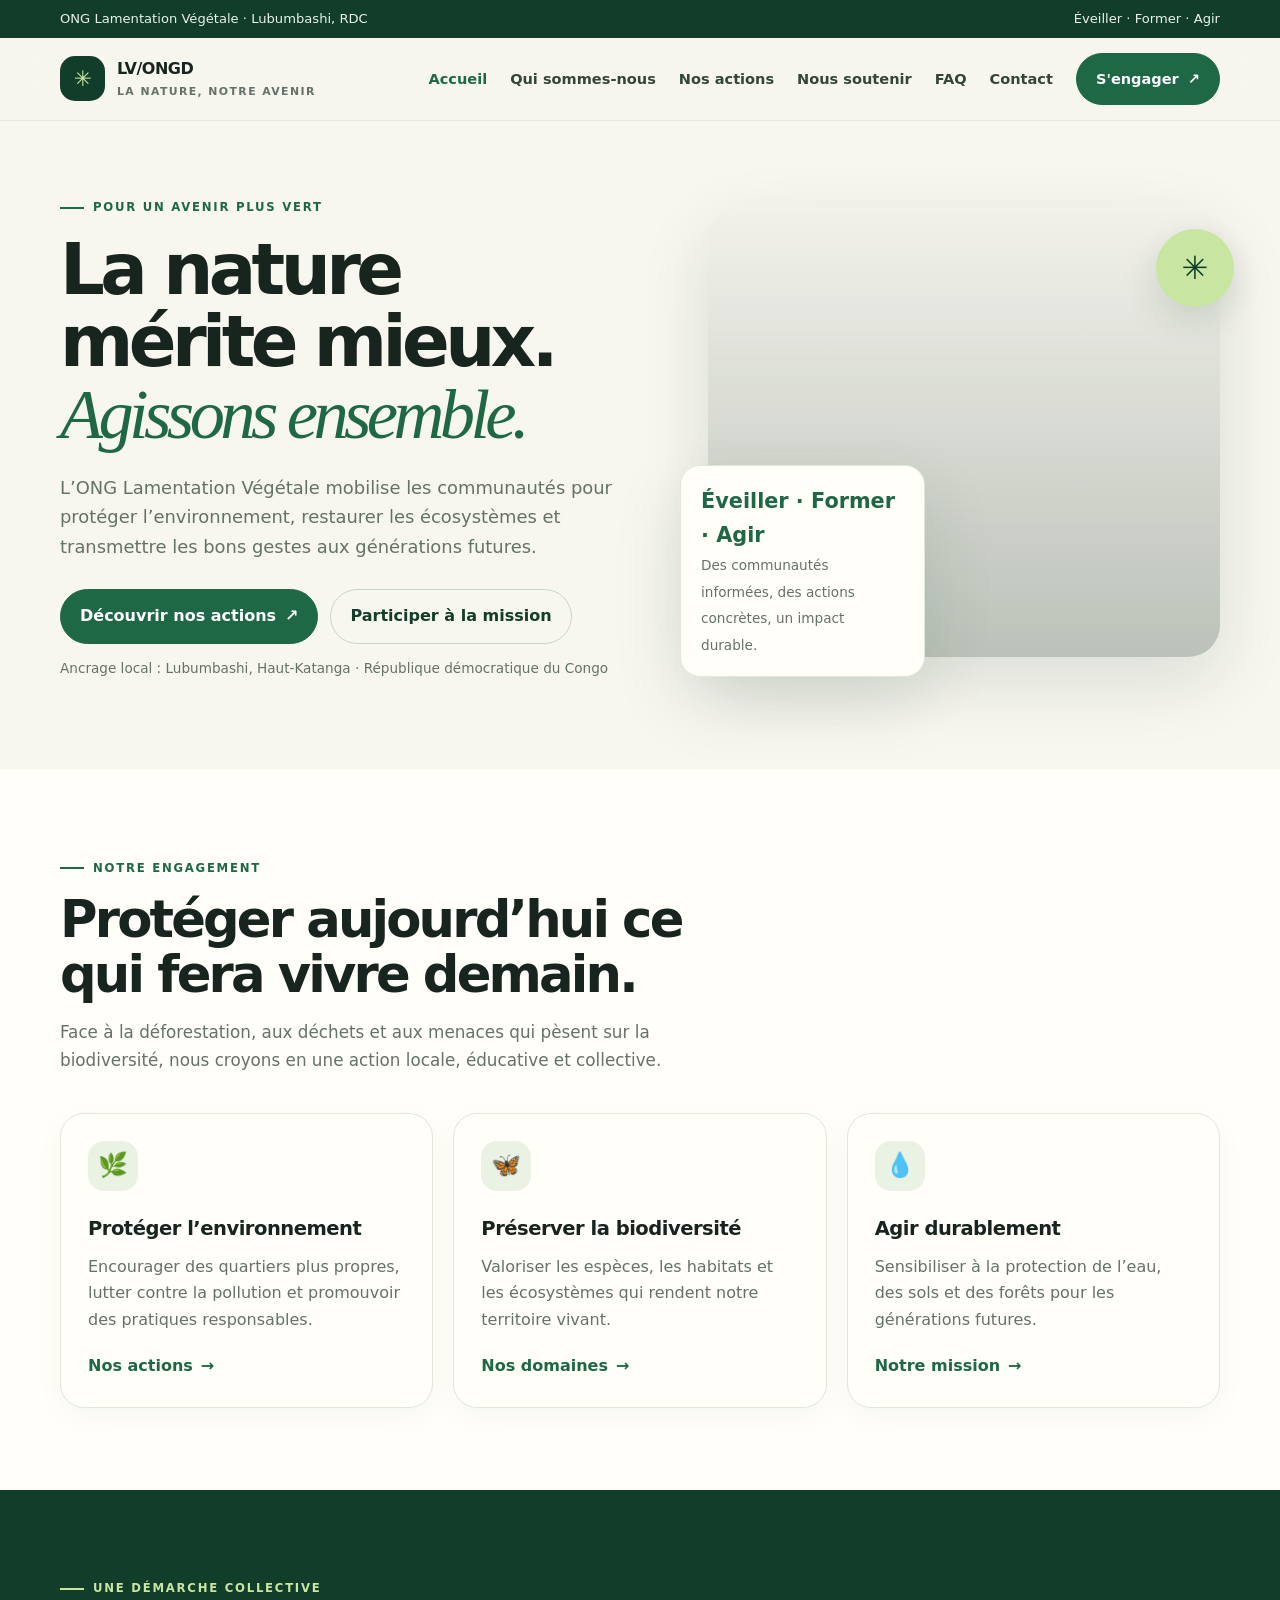
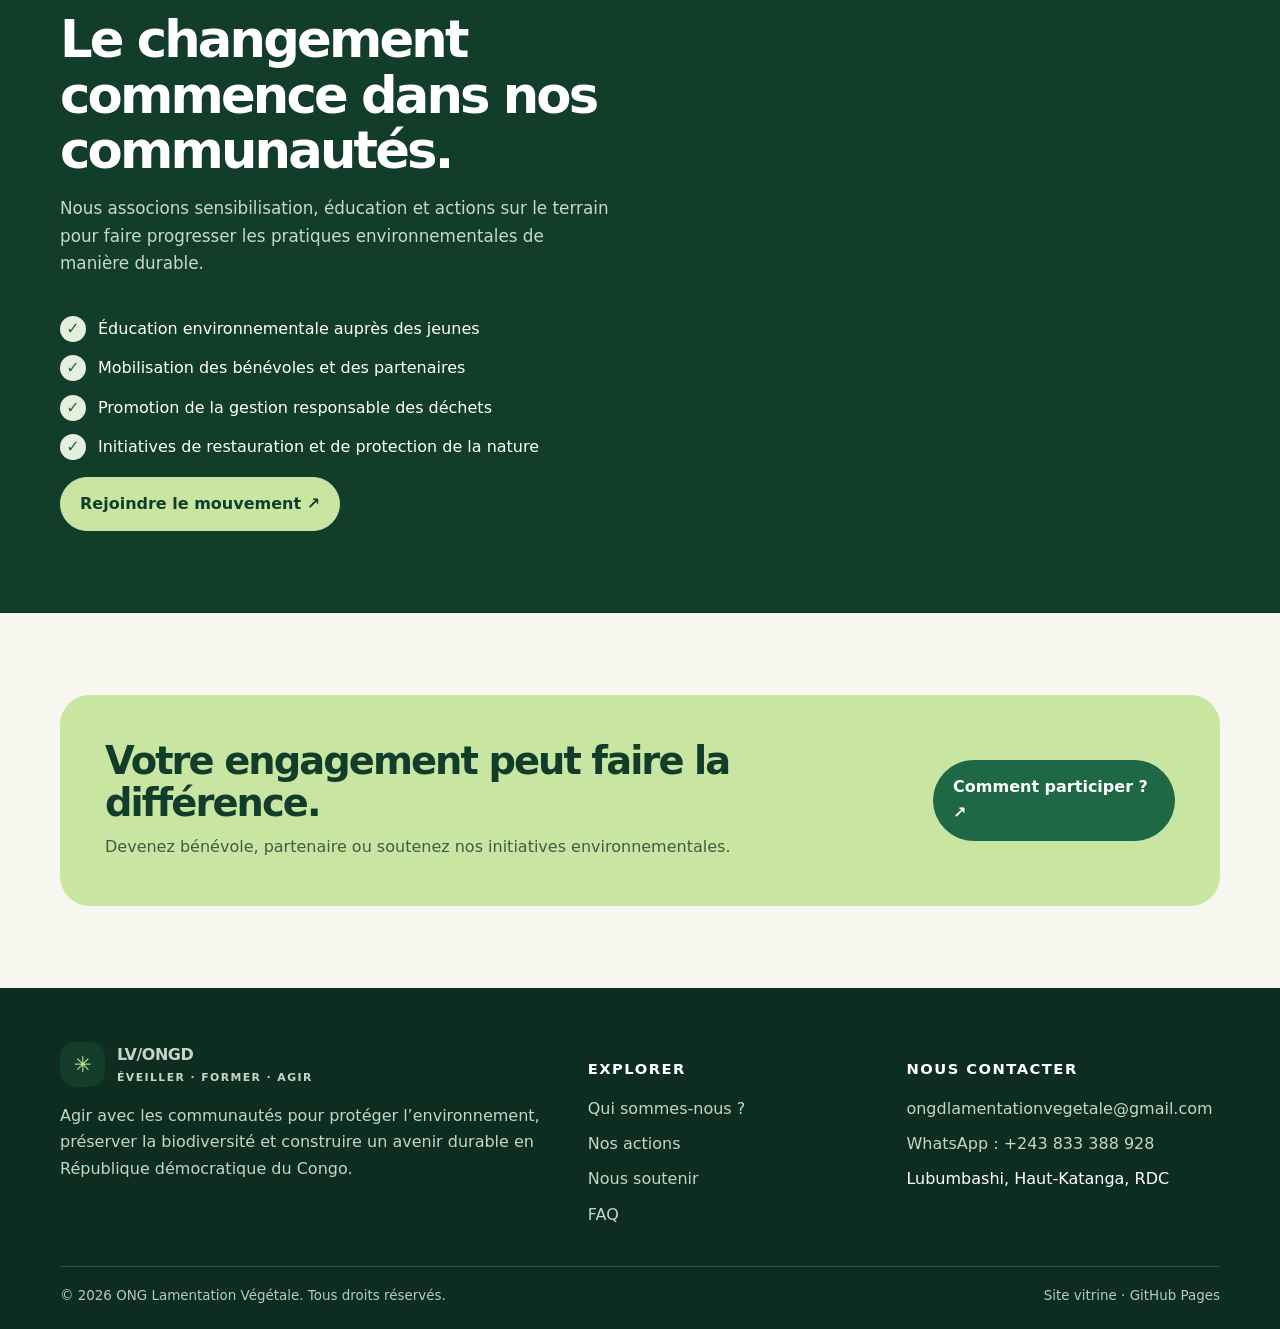
<file: index.html>
<!doctype html>
<html lang="fr">
<head>
<meta charset="utf-8">
<meta name="viewport" content="width=device-width, initial-scale=1">
<meta name="theme-color" content="#123d2b">
<title>Accueil | ONG Lamentation Végétale</title>
<meta name="description" content="Découvrez l’ONG Lamentation Végétale, ses actions environnementales, ses projets et les moyens de participer à Lubumbashi.">
<link rel="preconnect" href="https://images.unsplash.com">
<link rel="stylesheet" href="assets/css/style.css">
</head>
<body>
<a class="skip-link" href="#contenu">Aller au contenu</a>
<div class="topline"><div class="container"><span>ONG Lamentation Végétale · Lubumbashi, RDC</span><span>Éveiller · Former · Agir</span></div></div>
<header class="site-header"><div class="container nav-wrap">
<a class="brand" href="index.html" aria-label="LV/ONGD, accueil"><span class="brand-mark">✳</span><span>LV/ONGD<small>La nature, notre avenir</small></span></a>
<button class="menu-toggle" aria-label="Ouvrir le menu" aria-expanded="false">☰ Menu</button>
<nav class="nav-links" aria-label="Navigation principale">
<a href="index.html" aria-current="page">Accueil</a>
<a href="qui-sommes-nous.html" >Qui sommes-nous</a>
<a href="nos-actions.html" >Nos actions</a>
<a href="nous-soutenir.html" >Nous soutenir</a>
<a href="faq.html" >FAQ</a>
<a href="contact.html" >Contact</a>
<a class="btn" href="nous-soutenir.html">S'engager <span aria-hidden="true">↗</span></a>
</nav>
</div></header>
<main id="contenu">
<section class="hero"><div class="container hero-grid">
<div class="reveal"><span class="eyebrow">Pour un avenir plus vert</span><h1>La nature mérite mieux. <em>Agissons ensemble.</em></h1><p class="lead">L’ONG Lamentation Végétale mobilise les communautés pour protéger l’environnement, restaurer les écosystèmes et transmettre les bons gestes aux générations futures.</p><div class="hero-actions"><a class="btn" href="nos-actions.html">Découvrir nos actions <span>↗</span></a><a class="btn secondary" href="nous-soutenir.html">Participer à la mission</a></div><p class="form-note">Ancrage local : Lubumbashi, Haut-Katanga · République démocratique du Congo</p></div>
<div class="hero-visual"><div class="hero-photo" role="img" aria-label="Forêt verdoyante, symbole de la préservation de la nature"></div><div class="leaf-stamp" aria-hidden="true">✳</div><div class="floating-note"><strong>Éveiller · Former · Agir</strong><span>Des communautés informées, des actions concrètes, un impact durable.</span></div></div>
</div></section>
<section class="section white"><div class="container"><div class="section-head"><span class="eyebrow">Notre engagement</span><h2>Protéger aujourd’hui ce qui fera vivre demain.</h2><p>Face à la déforestation, aux déchets et aux menaces qui pèsent sur la biodiversité, nous croyons en une action locale, éducative et collective.</p></div>
<div class="cards">
<article class="card"><div class="card-icon">🌿</div><h3>Protéger l’environnement</h3><p>Encourager des quartiers plus propres, lutter contre la pollution et promouvoir des pratiques responsables.</p><a class="text-link" href="nos-actions.html">Nos actions <span>→</span></a></article>
<article class="card"><div class="card-icon">🦋</div><h3>Préserver la biodiversité</h3><p>Valoriser les espèces, les habitats et les écosystèmes qui rendent notre territoire vivant.</p><a class="text-link" href="nos-actions.html">Nos domaines <span>→</span></a></article>
<article class="card"><div class="card-icon">💧</div><h3>Agir durablement</h3><p>Sensibiliser à la protection de l’eau, des sols et des forêts pour les générations futures.</p><a class="text-link" href="qui-sommes-nous.html">Notre mission <span>→</span></a></article>
</div></div></section>
<section class="section dark"><div class="container split"><div><span class="eyebrow" style="color:#c8e6a1">Une démarche collective</span><div class="section-head"><h2>Le changement commence dans nos communautés.</h2><p>Nous associons sensibilisation, éducation et actions sur le terrain pour faire progresser les pratiques environnementales de manière durable.</p></div><ul class="check-list"><li>Éducation environnementale auprès des jeunes</li><li>Mobilisation des bénévoles et des partenaires</li><li>Promotion de la gestion responsable des déchets</li><li>Initiatives de restauration et de protection de la nature</li></ul><a class="btn light" href="nous-soutenir.html">Rejoindre le mouvement ↗</a></div><div class="photo-panel" role="img" aria-label="Végétation dense et lumineuse"></div></div></section>
<section class="section"><div class="container"><div class="cta"><div><h2>Votre engagement peut faire la différence.</h2><p>Devenez bénévole, partenaire ou soutenez nos initiatives environnementales.</p></div><a class="btn" href="nous-soutenir.html">Comment participer ? ↗</a></div></div></section>
</main>
<footer class="site-footer"><div class="container">
<div class="footer-grid">
<div><a class="brand" href="index.html"><span class="brand-mark">✳</span><span>LV/ONGD<small style="color:#c5d5c9">Éveiller · Former · Agir</small></span></a><p>Agir avec les communautés pour protéger l’environnement, préserver la biodiversité et construire un avenir durable en République démocratique du Congo.</p></div>
<div><h3>Explorer</h3><div class="footer-links"><a href="qui-sommes-nous.html">Qui sommes-nous ?</a><a href="nos-actions.html">Nos actions</a><a href="nous-soutenir.html">Nous soutenir</a><a href="faq.html">FAQ</a></div></div>
<div><h3>Nous contacter</h3><div class="footer-links"><a href="mailto:ongdlamentationvegetale@gmail.com">ongdlamentationvegetale@gmail.com</a><a href="https://wa.me/243833388928">WhatsApp : +243 833 388 928</a><span>Lubumbashi, Haut-Katanga, RDC</span></div></div>
</div><div class="footer-bottom"><span>© <span data-year>2026</span> ONG Lamentation Végétale. Tous droits réservés.</span><span>Site vitrine · GitHub Pages</span></div>
</div></footer>
<script src="assets/js/main.js" defer></script>
</body></html>
</file>
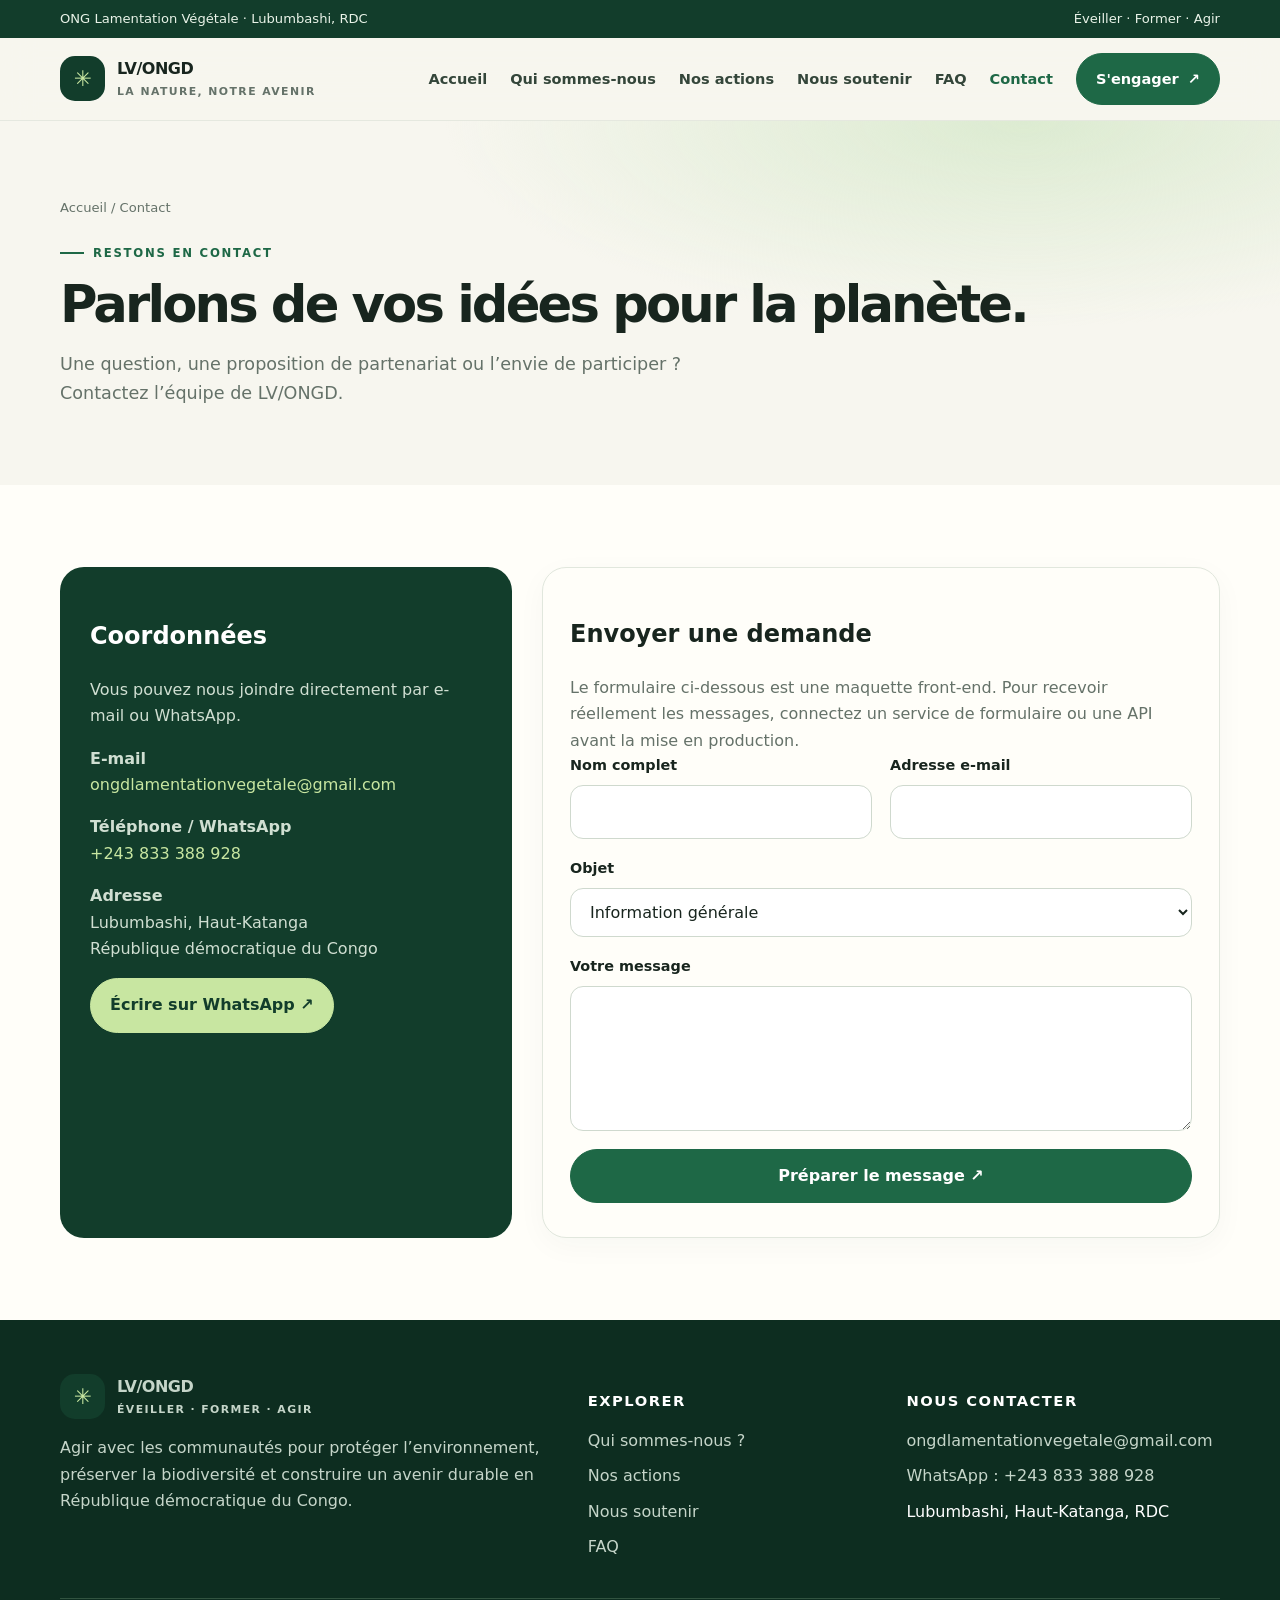
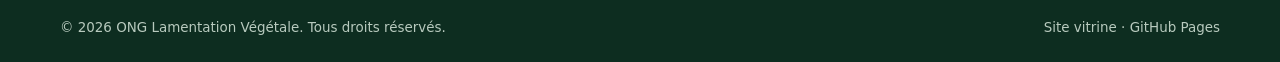
<file: contact.html>
<!doctype html>
<html lang="fr">
<head>
<meta charset="utf-8">
<meta name="viewport" content="width=device-width, initial-scale=1">
<meta name="theme-color" content="#123d2b">
<title>Contact | ONG Lamentation Végétale</title>
<meta name="description" content="Contactez l’ONG Lamentation Végétale à Lubumbashi pour le bénévolat, les partenariats et les questions générales.">
<link rel="preconnect" href="https://images.unsplash.com">
<link rel="stylesheet" href="assets/css/style.css">
</head>
<body>
<a class="skip-link" href="#contenu">Aller au contenu</a>
<div class="topline"><div class="container"><span>ONG Lamentation Végétale · Lubumbashi, RDC</span><span>Éveiller · Former · Agir</span></div></div>
<header class="site-header"><div class="container nav-wrap">
<a class="brand" href="index.html" aria-label="LV/ONGD, accueil"><span class="brand-mark">✳</span><span>LV/ONGD<small>La nature, notre avenir</small></span></a>
<button class="menu-toggle" aria-label="Ouvrir le menu" aria-expanded="false">☰ Menu</button>
<nav class="nav-links" aria-label="Navigation principale">
<a href="index.html" >Accueil</a>
<a href="qui-sommes-nous.html" >Qui sommes-nous</a>
<a href="nos-actions.html" >Nos actions</a>
<a href="nous-soutenir.html" >Nous soutenir</a>
<a href="faq.html" >FAQ</a>
<a href="contact.html" aria-current="page">Contact</a>
<a class="btn" href="nous-soutenir.html">S'engager <span aria-hidden="true">↗</span></a>
</nav>
</div></header>
<main id="contenu">
<section class="page-hero"><div class="container"><div class="breadcrumb"><a href="index.html">Accueil</a> / Contact</div><span class="eyebrow">Restons en contact</span><h1>Parlons de vos idées pour la planète.</h1><p>Une question, une proposition de partenariat ou l’envie de participer ? Contactez l’équipe de LV/ONGD.</p></div></section>
<section class="section white"><div class="container contact-grid"><aside class="contact-info"><h2>Coordonnées</h2><p>Vous pouvez nous joindre directement par e-mail ou WhatsApp.</p><p><strong>E-mail</strong><br><a href="mailto:ongdlamentationvegetale@gmail.com">ongdlamentationvegetale@gmail.com</a></p><p><strong>Téléphone / WhatsApp</strong><br><a href="https://wa.me/243833388928">+243 833 388 928</a></p><p><strong>Adresse</strong><br>Lubumbashi, Haut-Katanga<br>République démocratique du Congo</p><a class="btn light" href="https://wa.me/243833388928">Écrire sur WhatsApp ↗</a></aside>
<div class="card"><h2>Envoyer une demande</h2><p>Le formulaire ci-dessous est une maquette front-end. Pour recevoir réellement les messages, connectez un service de formulaire ou une API avant la mise en production.</p><form data-demo-form><div class="form-grid">
<div class="field"><label for="nom">Nom complet</label><input id="nom" name="nom" autocomplete="name" required></div>
<div class="field"><label for="email">Adresse e-mail</label><input id="email" name="email" type="email" autocomplete="email" required></div>
<div class="field full"><label for="objet">Objet</label><select id="objet" name="objet"><option>Information générale</option><option>Bénévolat</option><option>Partenariat</option><option>Soutien à un projet</option><option>Presse et communication</option></select></div>
<div class="field full"><label for="message">Votre message</label><textarea id="message" name="message" required></textarea></div>
<div class="field full"><button class="btn" type="submit">Préparer le message ↗</button><p class="form-note" data-form-feedback aria-live="polite"></p></div>
</div></form></div></div></section>
</main>
<footer class="site-footer"><div class="container">
<div class="footer-grid">
<div><a class="brand" href="index.html"><span class="brand-mark">✳</span><span>LV/ONGD<small style="color:#c5d5c9">Éveiller · Former · Agir</small></span></a><p>Agir avec les communautés pour protéger l’environnement, préserver la biodiversité et construire un avenir durable en République démocratique du Congo.</p></div>
<div><h3>Explorer</h3><div class="footer-links"><a href="qui-sommes-nous.html">Qui sommes-nous ?</a><a href="nos-actions.html">Nos actions</a><a href="nous-soutenir.html">Nous soutenir</a><a href="faq.html">FAQ</a></div></div>
<div><h3>Nous contacter</h3><div class="footer-links"><a href="mailto:ongdlamentationvegetale@gmail.com">ongdlamentationvegetale@gmail.com</a><a href="https://wa.me/243833388928">WhatsApp : +243 833 388 928</a><span>Lubumbashi, Haut-Katanga, RDC</span></div></div>
</div><div class="footer-bottom"><span>© <span data-year>2026</span> ONG Lamentation Végétale. Tous droits réservés.</span><span>Site vitrine · GitHub Pages</span></div>
</div></footer>
<script src="assets/js/main.js" defer></script>
</body></html>
</file>
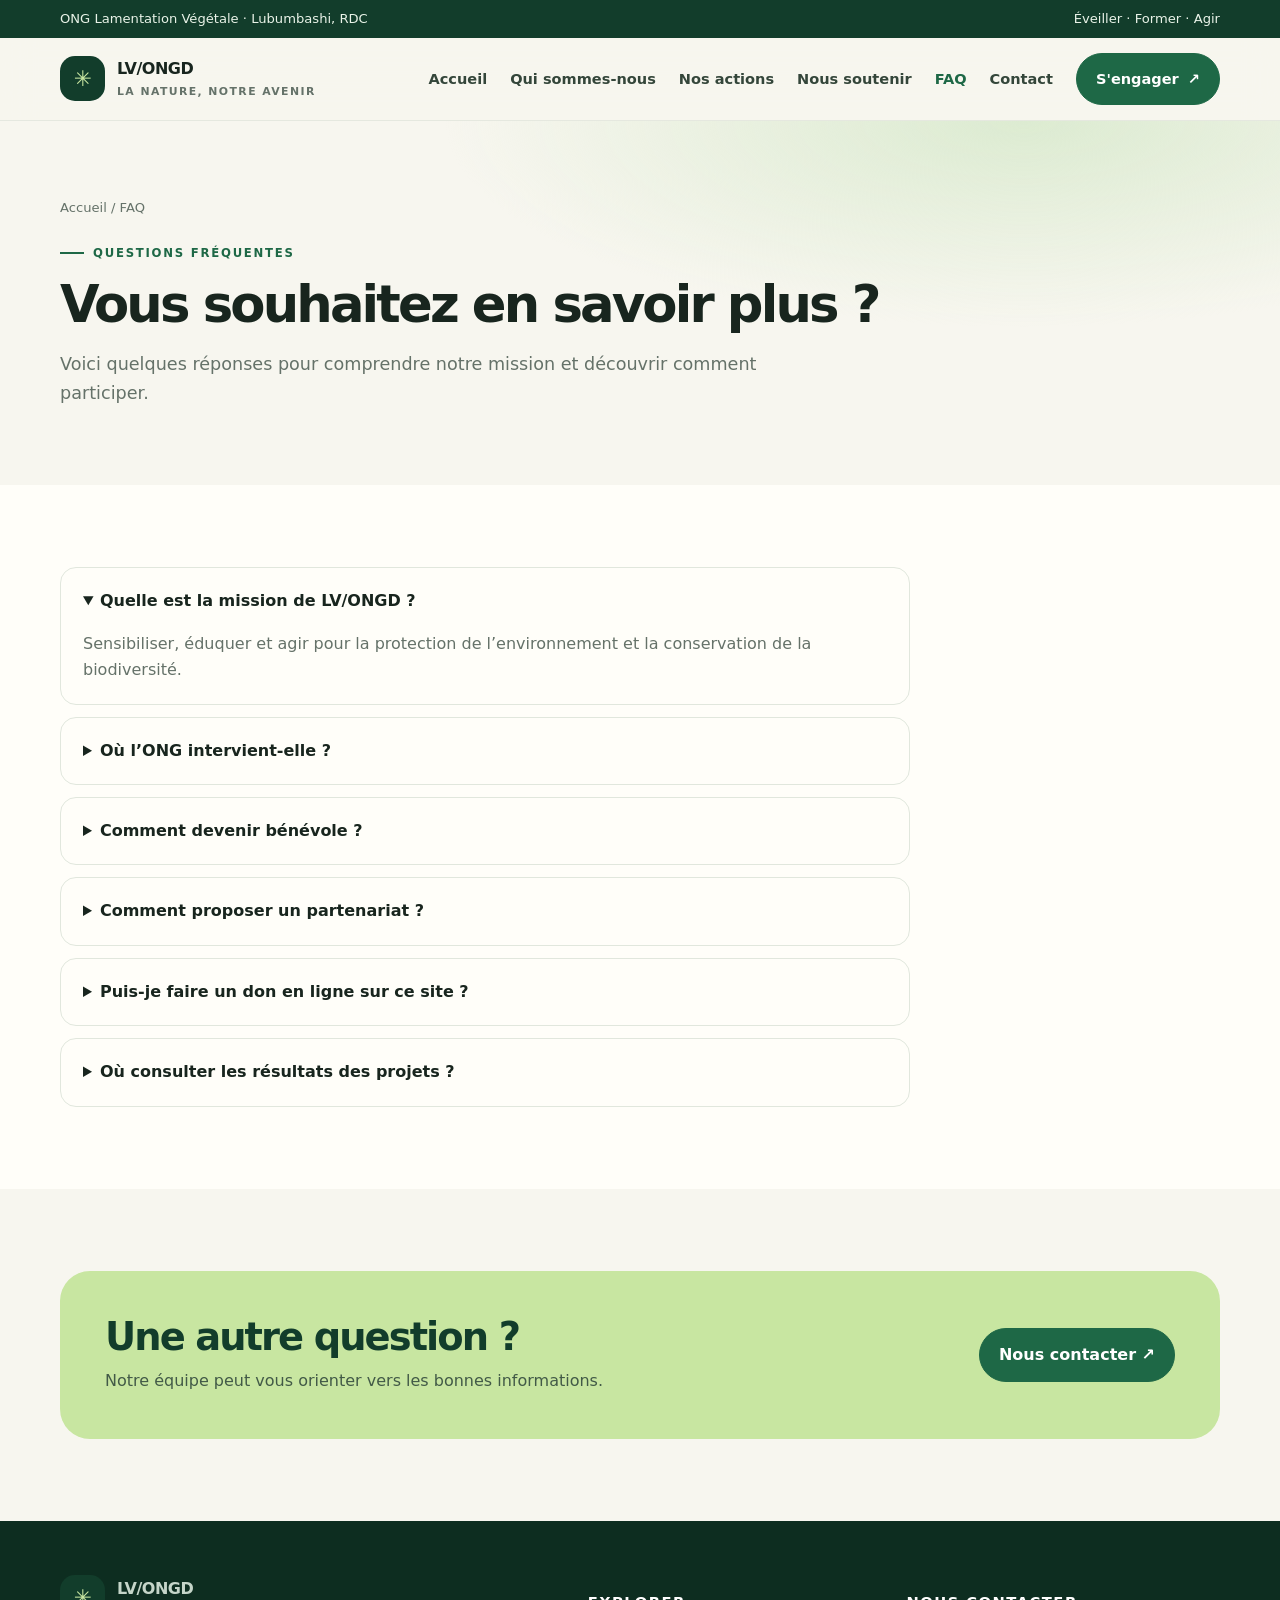
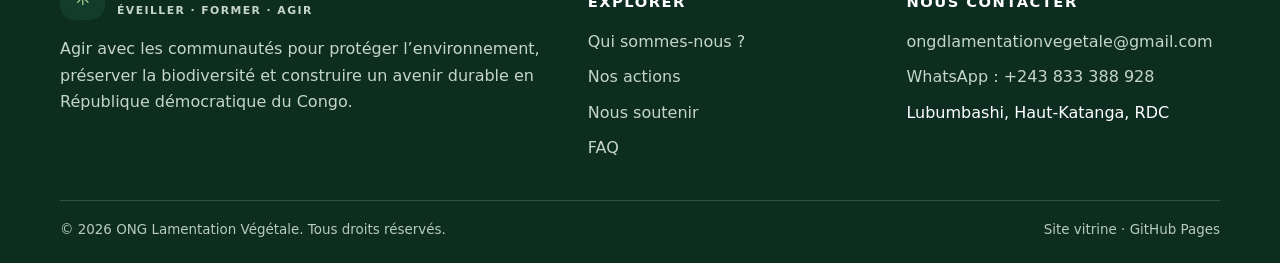
<file: faq.html>
<!doctype html>
<html lang="fr">
<head>
<meta charset="utf-8">
<meta name="viewport" content="width=device-width, initial-scale=1">
<meta name="theme-color" content="#123d2b">
<title>FAQ | ONG Lamentation Végétale</title>
<meta name="description" content="Réponses aux questions fréquentes sur la mission et les actions de l’ONG Lamentation Végétale.">
<link rel="preconnect" href="https://images.unsplash.com">
<link rel="stylesheet" href="assets/css/style.css">
</head>
<body>
<a class="skip-link" href="#contenu">Aller au contenu</a>
<div class="topline"><div class="container"><span>ONG Lamentation Végétale · Lubumbashi, RDC</span><span>Éveiller · Former · Agir</span></div></div>
<header class="site-header"><div class="container nav-wrap">
<a class="brand" href="index.html" aria-label="LV/ONGD, accueil"><span class="brand-mark">✳</span><span>LV/ONGD<small>La nature, notre avenir</small></span></a>
<button class="menu-toggle" aria-label="Ouvrir le menu" aria-expanded="false">☰ Menu</button>
<nav class="nav-links" aria-label="Navigation principale">
<a href="index.html" >Accueil</a>
<a href="qui-sommes-nous.html" >Qui sommes-nous</a>
<a href="nos-actions.html" >Nos actions</a>
<a href="nous-soutenir.html" >Nous soutenir</a>
<a href="faq.html" aria-current="page">FAQ</a>
<a href="contact.html" >Contact</a>
<a class="btn" href="nous-soutenir.html">S'engager <span aria-hidden="true">↗</span></a>
</nav>
</div></header>
<main id="contenu">
<section class="page-hero"><div class="container"><div class="breadcrumb"><a href="index.html">Accueil</a> / FAQ</div><span class="eyebrow">Questions fréquentes</span><h1>Vous souhaitez en savoir plus ?</h1><p>Voici quelques réponses pour comprendre notre mission et découvrir comment participer.</p></div></section>
<section class="section white"><div class="container"><div class="faq-list">
<details open><summary>Quelle est la mission de LV/ONGD ?</summary><p>Sensibiliser, éduquer et agir pour la protection de l’environnement et la conservation de la biodiversité.</p></details>
<details><summary>Où l’ONG intervient-elle ?</summary><p>L’organisation est ancrée à Lubumbashi, dans la province du Haut-Katanga en République démocratique du Congo. Pour connaître les lieux précis des activités, contactez directement l’équipe.</p></details>
<details><summary>Comment devenir bénévole ?</summary><p>Écrivez à ongdlamentationvegetale@gmail.com ou contactez l’ONG via WhatsApp au +243 833 388 928 pour présenter vos disponibilités et compétences.</p></details>
<details><summary>Comment proposer un partenariat ?</summary><p>Présentez votre organisation, votre idée et les ressources que vous souhaitez mobiliser via la page Contact.</p></details>
<details><summary>Puis-je faire un don en ligne sur ce site ?</summary><p>Cette version ne traite pas les paiements. Contactez l’ONG afin de confirmer les modalités et canaux de soutien officiellement validés.</p></details>
<details><summary>Où consulter les résultats des projets ?</summary><p>Les résultats doivent être publiés avec des informations vérifiables : dates, lieux, partenaires, photos autorisées et indicateurs documentés. Les rapports officiels pourront être ajoutés ici lorsqu’ils seront disponibles.</p></details>
</div></div></section>
<section class="section"><div class="container"><div class="cta"><div><h2>Une autre question ?</h2><p>Notre équipe peut vous orienter vers les bonnes informations.</p></div><a class="btn" href="contact.html">Nous contacter ↗</a></div></div></section>
</main>
<footer class="site-footer"><div class="container">
<div class="footer-grid">
<div><a class="brand" href="index.html"><span class="brand-mark">✳</span><span>LV/ONGD<small style="color:#c5d5c9">Éveiller · Former · Agir</small></span></a><p>Agir avec les communautés pour protéger l’environnement, préserver la biodiversité et construire un avenir durable en République démocratique du Congo.</p></div>
<div><h3>Explorer</h3><div class="footer-links"><a href="qui-sommes-nous.html">Qui sommes-nous ?</a><a href="nos-actions.html">Nos actions</a><a href="nous-soutenir.html">Nous soutenir</a><a href="faq.html">FAQ</a></div></div>
<div><h3>Nous contacter</h3><div class="footer-links"><a href="mailto:ongdlamentationvegetale@gmail.com">ongdlamentationvegetale@gmail.com</a><a href="https://wa.me/243833388928">WhatsApp : +243 833 388 928</a><span>Lubumbashi, Haut-Katanga, RDC</span></div></div>
</div><div class="footer-bottom"><span>© <span data-year>2026</span> ONG Lamentation Végétale. Tous droits réservés.</span><span>Site vitrine · GitHub Pages</span></div>
</div></footer>
<script src="assets/js/main.js" defer></script>
</body></html>
</file>
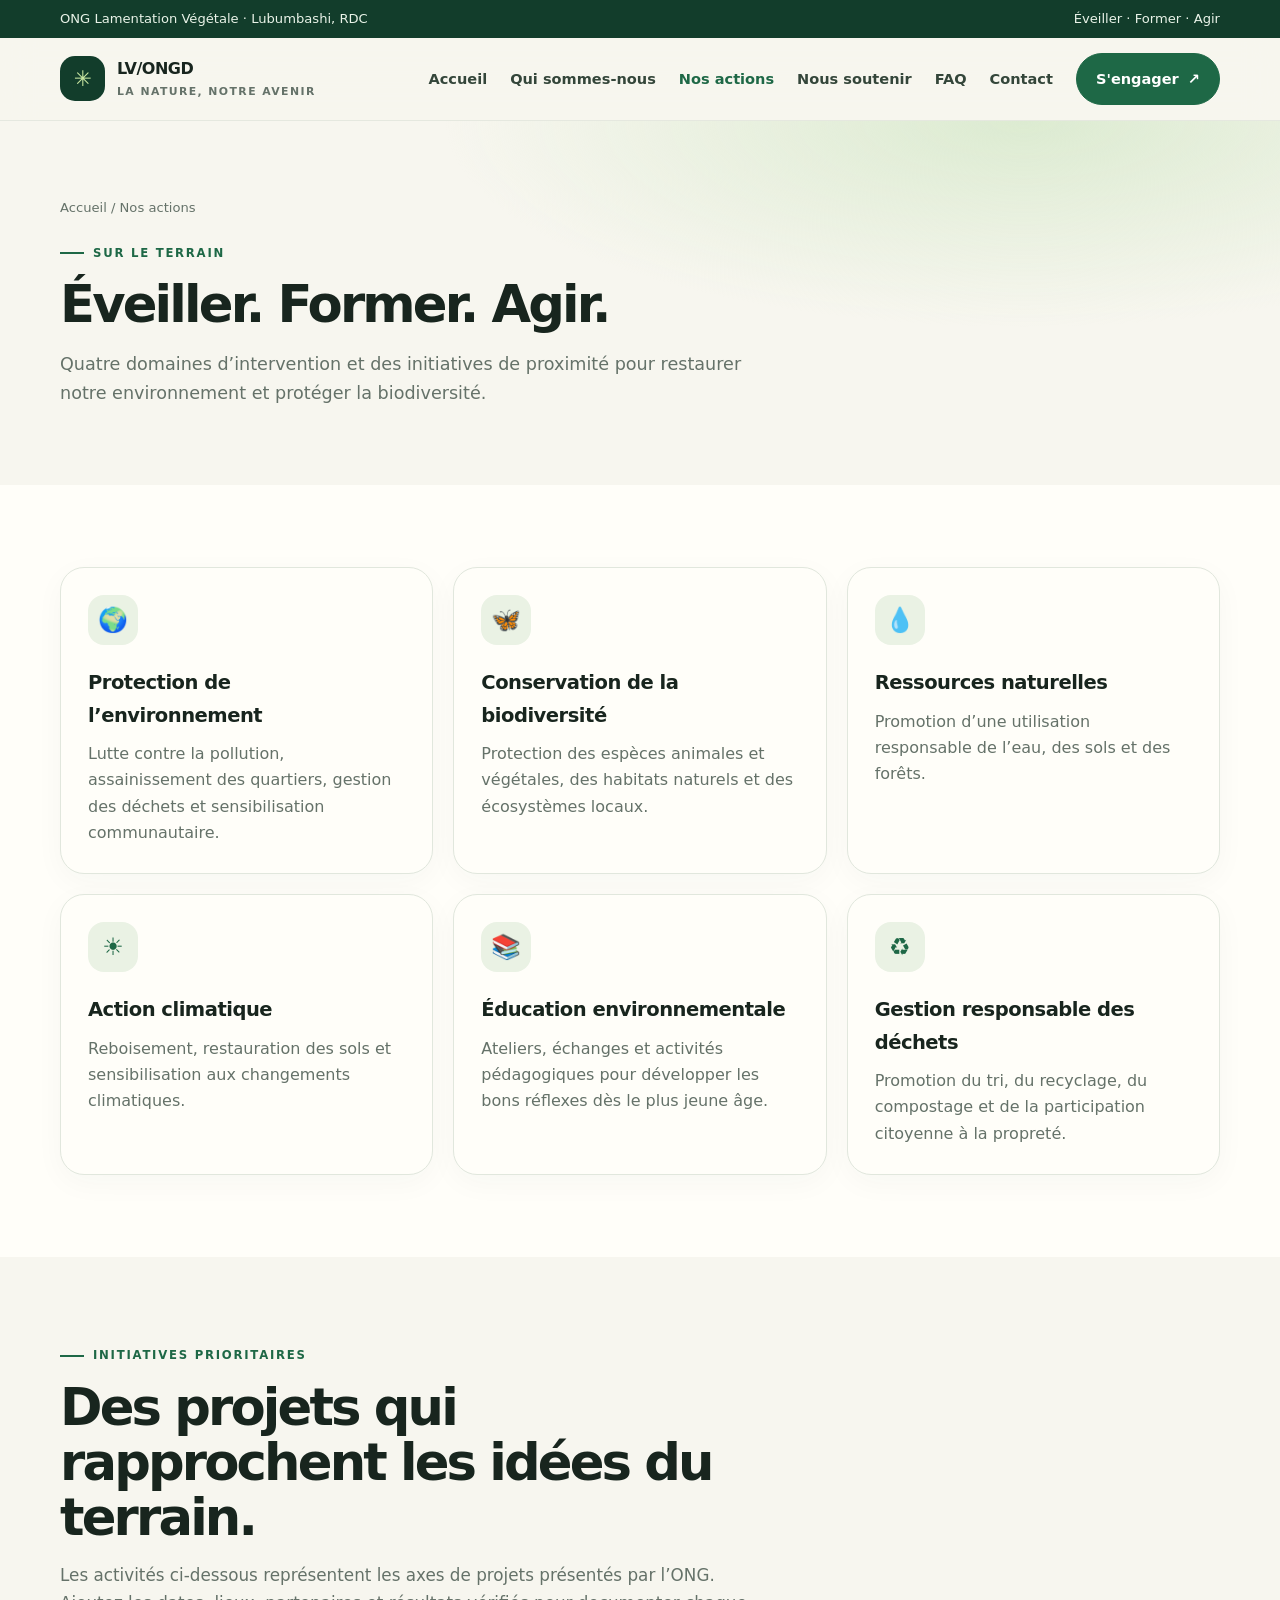
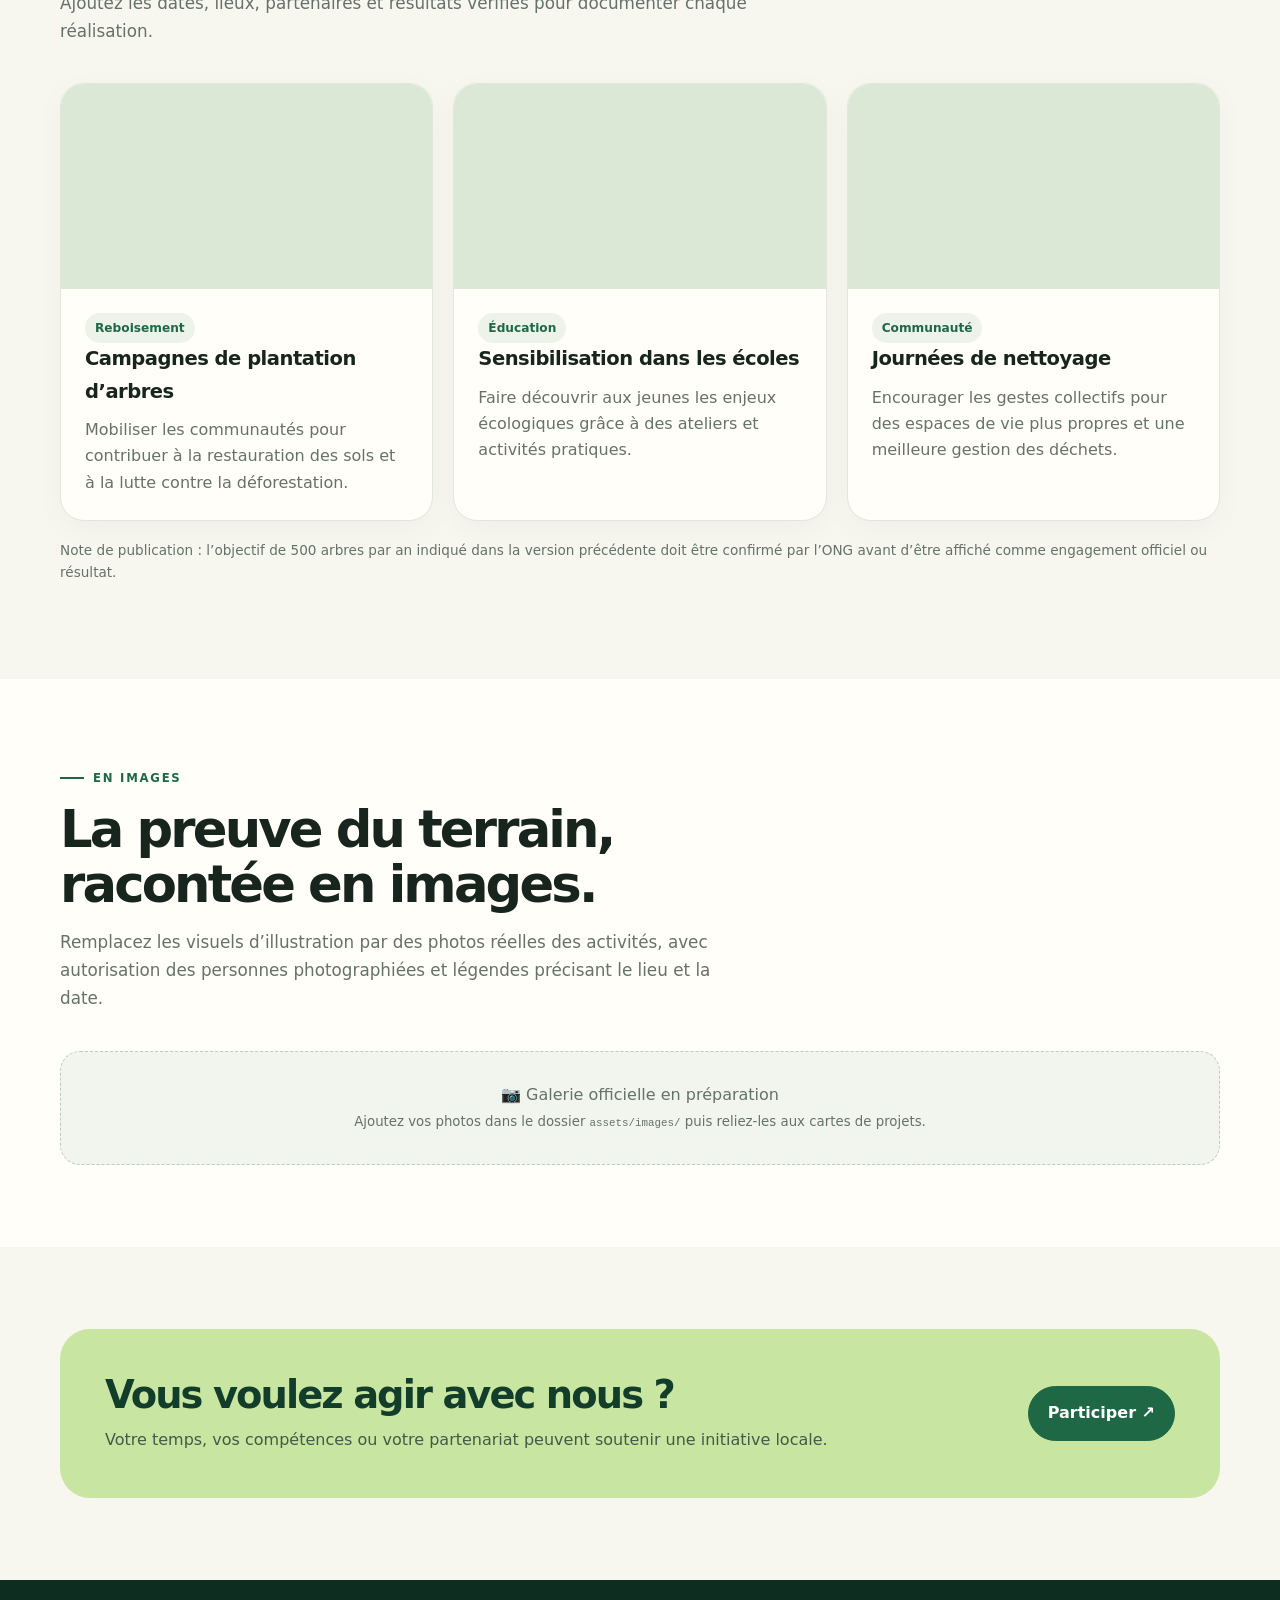
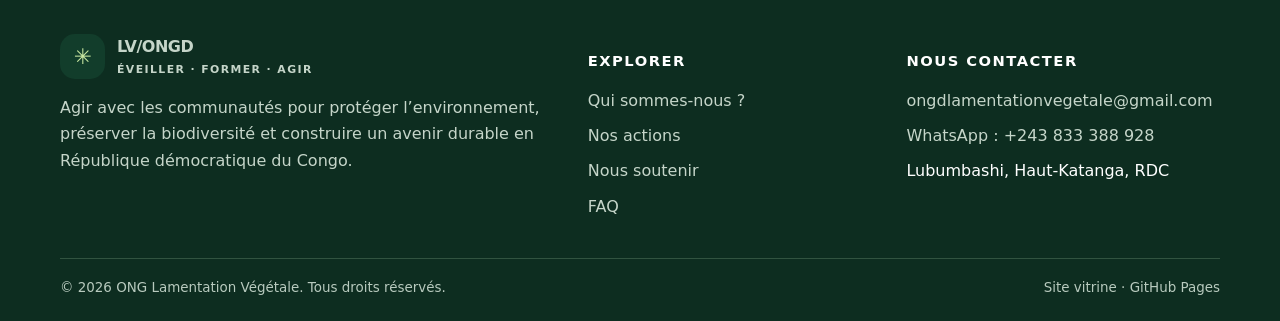
<file: nos-actions.html>
<!doctype html>
<html lang="fr">
<head>
<meta charset="utf-8">
<meta name="viewport" content="width=device-width, initial-scale=1">
<meta name="theme-color" content="#123d2b">
<title>Nos actions | ONG Lamentation Végétale</title>
<meta name="description" content="Les domaines d’intervention et projets environnementaux de l’ONG Lamentation Végétale.">
<link rel="preconnect" href="https://images.unsplash.com">
<link rel="stylesheet" href="assets/css/style.css">
</head>
<body>
<a class="skip-link" href="#contenu">Aller au contenu</a>
<div class="topline"><div class="container"><span>ONG Lamentation Végétale · Lubumbashi, RDC</span><span>Éveiller · Former · Agir</span></div></div>
<header class="site-header"><div class="container nav-wrap">
<a class="brand" href="index.html" aria-label="LV/ONGD, accueil"><span class="brand-mark">✳</span><span>LV/ONGD<small>La nature, notre avenir</small></span></a>
<button class="menu-toggle" aria-label="Ouvrir le menu" aria-expanded="false">☰ Menu</button>
<nav class="nav-links" aria-label="Navigation principale">
<a href="index.html" >Accueil</a>
<a href="qui-sommes-nous.html" >Qui sommes-nous</a>
<a href="nos-actions.html" aria-current="page">Nos actions</a>
<a href="nous-soutenir.html" >Nous soutenir</a>
<a href="faq.html" >FAQ</a>
<a href="contact.html" >Contact</a>
<a class="btn" href="nous-soutenir.html">S'engager <span aria-hidden="true">↗</span></a>
</nav>
</div></header>
<main id="contenu">
<section class="page-hero"><div class="container"><div class="breadcrumb"><a href="index.html">Accueil</a> / Nos actions</div><span class="eyebrow">Sur le terrain</span><h1>Éveiller. Former. Agir.</h1><p>Quatre domaines d’intervention et des initiatives de proximité pour restaurer notre environnement et protéger la biodiversité.</p></div></section>
<section class="section white"><div class="container"><div class="cards">
<article class="card"><div class="card-icon">🌍</div><h3>Protection de l’environnement</h3><p>Lutte contre la pollution, assainissement des quartiers, gestion des déchets et sensibilisation communautaire.</p></article>
<article class="card"><div class="card-icon">🦋</div><h3>Conservation de la biodiversité</h3><p>Protection des espèces animales et végétales, des habitats naturels et des écosystèmes locaux.</p></article>
<article class="card"><div class="card-icon">💧</div><h3>Ressources naturelles</h3><p>Promotion d’une utilisation responsable de l’eau, des sols et des forêts.</p></article>
<article class="card"><div class="card-icon">☀️</div><h3>Action climatique</h3><p>Reboisement, restauration des sols et sensibilisation aux changements climatiques.</p></article>
<article class="card"><div class="card-icon">📚</div><h3>Éducation environnementale</h3><p>Ateliers, échanges et activités pédagogiques pour développer les bons réflexes dès le plus jeune âge.</p></article>
<article class="card"><div class="card-icon">♻️</div><h3>Gestion responsable des déchets</h3><p>Promotion du tri, du recyclage, du compostage et de la participation citoyenne à la propreté.</p></article>
</div></div></section>
<section class="section"><div class="container"><div class="section-head"><span class="eyebrow">Initiatives prioritaires</span><h2>Des projets qui rapprochent les idées du terrain.</h2><p>Les activités ci-dessous représentent les axes de projets présentés par l’ONG. Ajoutez les dates, lieux, partenaires et résultats vérifiés pour documenter chaque réalisation.</p></div><div class="cards">
<article class="card project-card"><div class="project-image" style="background-image:url('https://images.unsplash.com/photo-1416879595882-3373a0480b5b?auto=format&fit=crop&w=800&q=80')"></div><div class="project-body"><span class="tag">Reboisement</span><h3>Campagnes de plantation d’arbres</h3><p>Mobiliser les communautés pour contribuer à la restauration des sols et à la lutte contre la déforestation.</p></div></article>
<article class="card project-card"><div class="project-image" style="background-image:url('https://images.unsplash.com/photo-1503676260728-1c00da094a0b?auto=format&fit=crop&w=800&q=80')"></div><div class="project-body"><span class="tag">Éducation</span><h3>Sensibilisation dans les écoles</h3><p>Faire découvrir aux jeunes les enjeux écologiques grâce à des ateliers et activités pratiques.</p></div></article>
<article class="card project-card"><div class="project-image" style="background-image:url('https://images.unsplash.com/photo-1532996122724-e3c354a0b15b?auto=format&fit=crop&w=800&q=80')"></div><div class="project-body"><span class="tag">Communauté</span><h3>Journées de nettoyage</h3><p>Encourager les gestes collectifs pour des espaces de vie plus propres et une meilleure gestion des déchets.</p></div></article>
</div><p class="form-note" style="margin-top:18px">Note de publication : l’objectif de 500 arbres par an indiqué dans la version précédente doit être confirmé par l’ONG avant d’être affiché comme engagement officiel ou résultat.</p></div></section>
<section class="section white"><div class="container"><div class="section-head"><span class="eyebrow">En images</span><h2>La preuve du terrain, racontée en images.</h2><p>Remplacez les visuels d’illustration par des photos réelles des activités, avec autorisation des personnes photographiées et légendes précisant le lieu et la date.</p></div><div class="gallery-note">📷 Galerie officielle en préparation<br><small>Ajoutez vos photos dans le dossier <code>assets/images/</code> puis reliez-les aux cartes de projets.</small></div></div></section>
<section class="section"><div class="container"><div class="cta"><div><h2>Vous voulez agir avec nous ?</h2><p>Votre temps, vos compétences ou votre partenariat peuvent soutenir une initiative locale.</p></div><a class="btn" href="nous-soutenir.html">Participer ↗</a></div></div></section>
</main>
<footer class="site-footer"><div class="container">
<div class="footer-grid">
<div><a class="brand" href="index.html"><span class="brand-mark">✳</span><span>LV/ONGD<small style="color:#c5d5c9">Éveiller · Former · Agir</small></span></a><p>Agir avec les communautés pour protéger l’environnement, préserver la biodiversité et construire un avenir durable en République démocratique du Congo.</p></div>
<div><h3>Explorer</h3><div class="footer-links"><a href="qui-sommes-nous.html">Qui sommes-nous ?</a><a href="nos-actions.html">Nos actions</a><a href="nous-soutenir.html">Nous soutenir</a><a href="faq.html">FAQ</a></div></div>
<div><h3>Nous contacter</h3><div class="footer-links"><a href="mailto:ongdlamentationvegetale@gmail.com">ongdlamentationvegetale@gmail.com</a><a href="https://wa.me/243833388928">WhatsApp : +243 833 388 928</a><span>Lubumbashi, Haut-Katanga, RDC</span></div></div>
</div><div class="footer-bottom"><span>© <span data-year>2026</span> ONG Lamentation Végétale. Tous droits réservés.</span><span>Site vitrine · GitHub Pages</span></div>
</div></footer>
<script src="assets/js/main.js" defer></script>
</body></html>
</file>
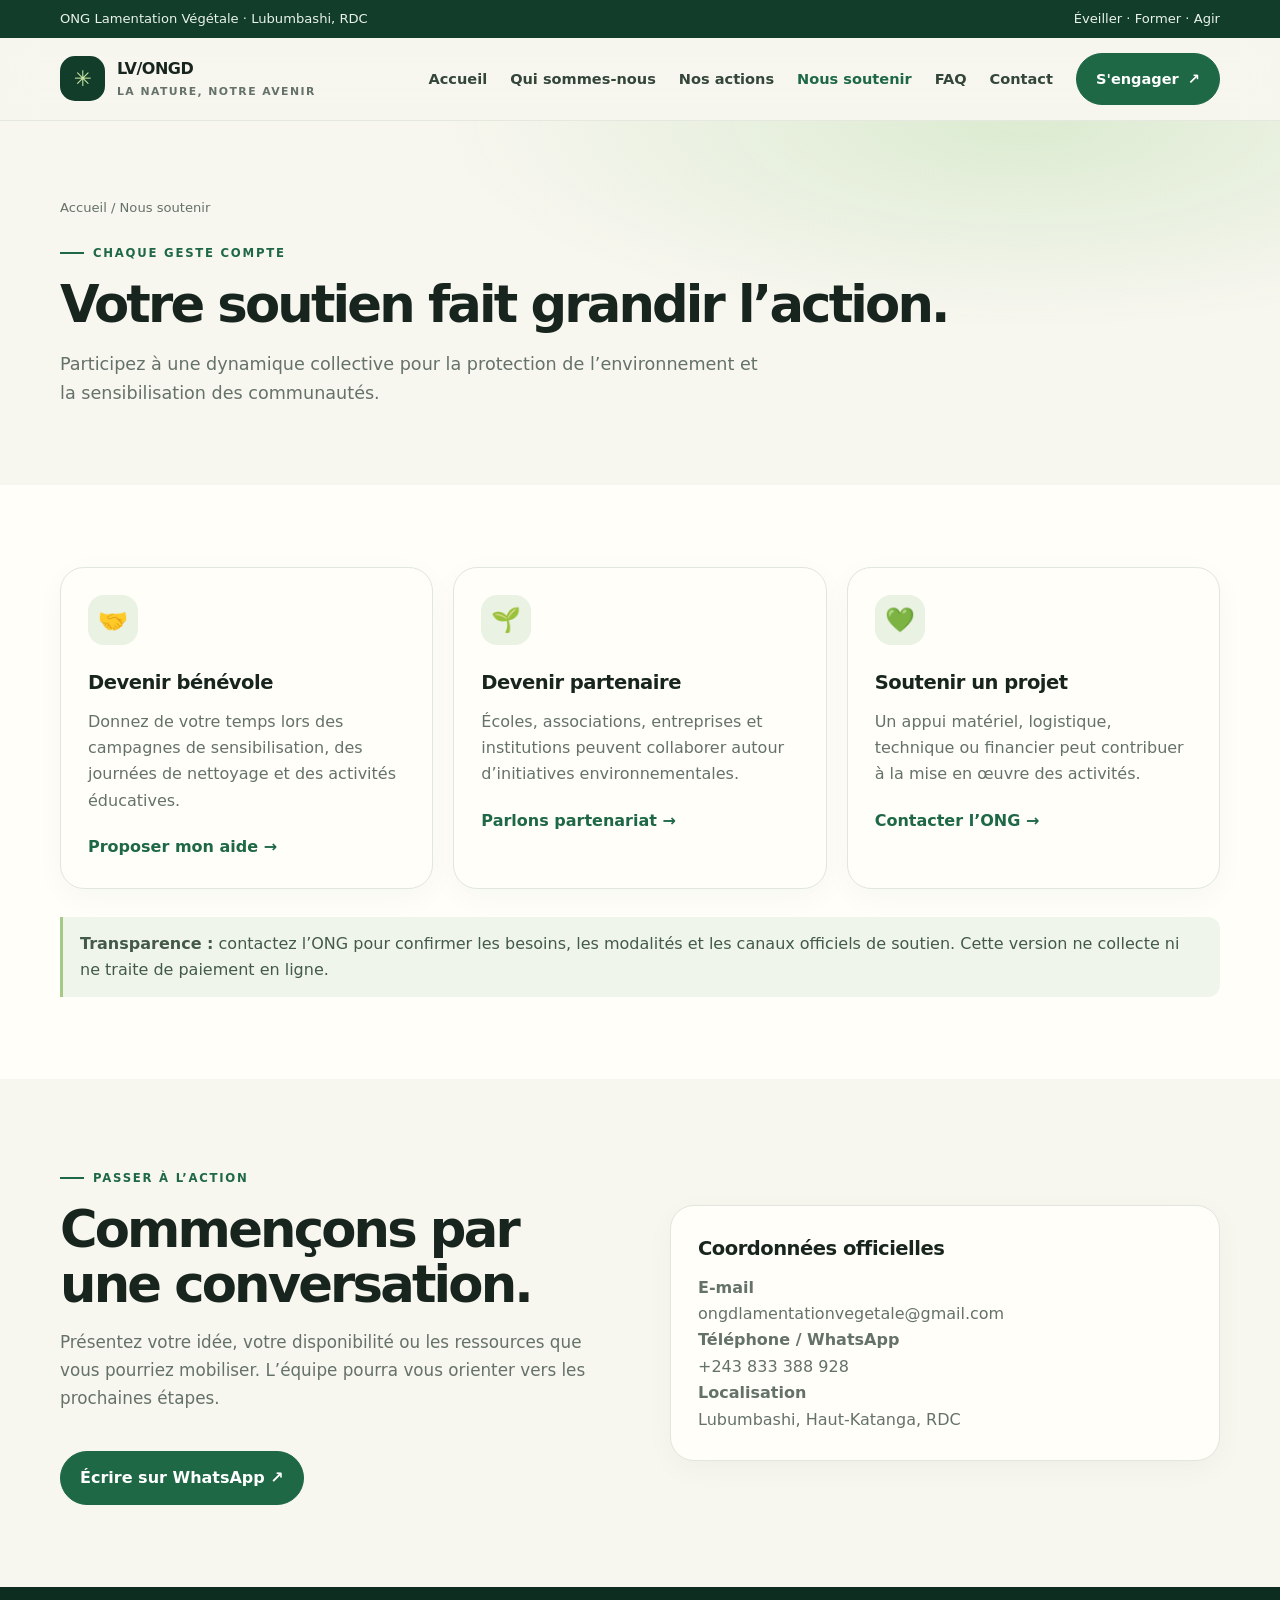
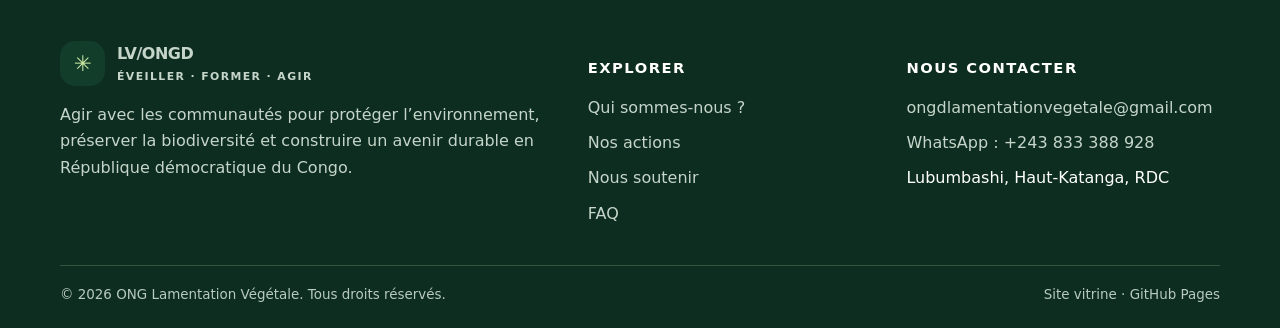
<file: nous-soutenir.html>
<!doctype html>
<html lang="fr">
<head>
<meta charset="utf-8">
<meta name="viewport" content="width=device-width, initial-scale=1">
<meta name="theme-color" content="#123d2b">
<title>Nous soutenir | ONG Lamentation Végétale</title>
<meta name="description" content="Découvrez comment devenir bénévole, partenaire ou soutenir les actions de l’ONG Lamentation Végétale.">
<link rel="preconnect" href="https://images.unsplash.com">
<link rel="stylesheet" href="assets/css/style.css">
</head>
<body>
<a class="skip-link" href="#contenu">Aller au contenu</a>
<div class="topline"><div class="container"><span>ONG Lamentation Végétale · Lubumbashi, RDC</span><span>Éveiller · Former · Agir</span></div></div>
<header class="site-header"><div class="container nav-wrap">
<a class="brand" href="index.html" aria-label="LV/ONGD, accueil"><span class="brand-mark">✳</span><span>LV/ONGD<small>La nature, notre avenir</small></span></a>
<button class="menu-toggle" aria-label="Ouvrir le menu" aria-expanded="false">☰ Menu</button>
<nav class="nav-links" aria-label="Navigation principale">
<a href="index.html" >Accueil</a>
<a href="qui-sommes-nous.html" >Qui sommes-nous</a>
<a href="nos-actions.html" >Nos actions</a>
<a href="nous-soutenir.html" aria-current="page">Nous soutenir</a>
<a href="faq.html" >FAQ</a>
<a href="contact.html" >Contact</a>
<a class="btn" href="nous-soutenir.html">S'engager <span aria-hidden="true">↗</span></a>
</nav>
</div></header>
<main id="contenu">
<section class="page-hero"><div class="container"><div class="breadcrumb"><a href="index.html">Accueil</a> / Nous soutenir</div><span class="eyebrow">Chaque geste compte</span><h1>Votre soutien fait grandir l’action.</h1><p>Participez à une dynamique collective pour la protection de l’environnement et la sensibilisation des communautés.</p></div></section>
<section class="section white"><div class="container"><div class="cards">
<article class="card"><div class="card-icon">🤝</div><h3>Devenir bénévole</h3><p>Donnez de votre temps lors des campagnes de sensibilisation, des journées de nettoyage et des activités éducatives.</p><a class="text-link" href="contact.html?objet=benevolat">Proposer mon aide →</a></article>
<article class="card"><div class="card-icon">🌱</div><h3>Devenir partenaire</h3><p>Écoles, associations, entreprises et institutions peuvent collaborer autour d’initiatives environnementales.</p><a class="text-link" href="contact.html?objet=partenariat">Parlons partenariat →</a></article>
<article class="card"><div class="card-icon">💚</div><h3>Soutenir un projet</h3><p>Un appui matériel, logistique, technique ou financier peut contribuer à la mise en œuvre des activités.</p><a class="text-link" href="contact.html?objet=soutien">Contacter l’ONG →</a></article>
</div><div class="notice" style="margin-top:28px"><strong>Transparence :</strong> contactez l’ONG pour confirmer les besoins, les modalités et les canaux officiels de soutien. Cette version ne collecte ni ne traite de paiement en ligne.</div></div></section>
<section class="section"><div class="container split"><div><span class="eyebrow">Passer à l’action</span><div class="section-head"><h2>Commençons par une conversation.</h2><p>Présentez votre idée, votre disponibilité ou les ressources que vous pourriez mobiliser. L’équipe pourra vous orienter vers les prochaines étapes.</p></div><a class="btn" href="https://wa.me/243833388928?text=Bonjour%2C%20je%20souhaite%20soutenir%20les%20actions%20de%20LV%2FONGD.">Écrire sur WhatsApp ↗</a></div><div class="card"><h3>Coordonnées officielles</h3><p><strong>E-mail</strong><br><a href="mailto:ongdlamentationvegetale@gmail.com">ongdlamentationvegetale@gmail.com</a></p><p><strong>Téléphone / WhatsApp</strong><br><a href="https://wa.me/243833388928">+243 833 388 928</a></p><p><strong>Localisation</strong><br>Lubumbashi, Haut-Katanga, RDC</p></div></div></section>
</main>
<footer class="site-footer"><div class="container">
<div class="footer-grid">
<div><a class="brand" href="index.html"><span class="brand-mark">✳</span><span>LV/ONGD<small style="color:#c5d5c9">Éveiller · Former · Agir</small></span></a><p>Agir avec les communautés pour protéger l’environnement, préserver la biodiversité et construire un avenir durable en République démocratique du Congo.</p></div>
<div><h3>Explorer</h3><div class="footer-links"><a href="qui-sommes-nous.html">Qui sommes-nous ?</a><a href="nos-actions.html">Nos actions</a><a href="nous-soutenir.html">Nous soutenir</a><a href="faq.html">FAQ</a></div></div>
<div><h3>Nous contacter</h3><div class="footer-links"><a href="mailto:ongdlamentationvegetale@gmail.com">ongdlamentationvegetale@gmail.com</a><a href="https://wa.me/243833388928">WhatsApp : +243 833 388 928</a><span>Lubumbashi, Haut-Katanga, RDC</span></div></div>
</div><div class="footer-bottom"><span>© <span data-year>2026</span> ONG Lamentation Végétale. Tous droits réservés.</span><span>Site vitrine · GitHub Pages</span></div>
</div></footer>
<script src="assets/js/main.js" defer></script>
</body></html>
</file>
<file: assets/css/style.css>
:root{--forest:#123d2b;--green:#1e6846;--lime:#c8e6a1;--cream:#f7f6ef;--paper:#fffef9;--ink:#18251e;--muted:#657269;--line:#e1e7dd;--shadow:0 24px 70px rgba(18,61,43,.12);--radius:24px}
*{box-sizing:border-box}html{scroll-behavior:smooth}body{margin:0;background:var(--cream);color:var(--ink);font-family:Inter,ui-sans-serif,system-ui,-apple-system,BlinkMacSystemFont,"Segoe UI",sans-serif;line-height:1.65}img{max-width:100%;display:block}a{color:inherit;text-decoration:none}button,input,textarea,select{font:inherit}.container{width:min(1160px,calc(100% - 40px));margin:auto}.skip-link{position:absolute;left:-9999px;top:10px;background:#fff;padding:10px;z-index:99}.skip-link:focus{left:10px}.topline{background:var(--forest);color:#e9f3e8;font-size:.82rem;padding:8px 0}.topline .container{display:flex;justify-content:space-between;gap:12px;flex-wrap:wrap}.site-header{position:sticky;top:0;z-index:20;background:rgba(247,246,239,.94);backdrop-filter:blur(16px);border-bottom:1px solid rgba(18,61,43,.08)}.nav-wrap{height:82px;display:flex;align-items:center;justify-content:space-between;gap:24px}.brand{display:flex;align-items:center;gap:12px;font-weight:800;letter-spacing:-.03em}.brand-mark{width:45px;height:45px;border-radius:15px;background:var(--forest);color:var(--lime);display:grid;place-items:center;font-size:1.35rem}.brand small{display:block;font-size:.68rem;color:var(--muted);letter-spacing:.13em;text-transform:uppercase;font-weight:700}.nav-links{display:flex;align-items:center;gap:23px;font-size:.91rem;font-weight:650}.nav-links a:not(.btn){color:#34463a}.nav-links a[aria-current=page],.nav-links a:hover{color:var(--green)}.menu-toggle{display:none;border:1px solid var(--line);background:white;border-radius:12px;padding:10px 13px}.btn{display:inline-flex;align-items:center;justify-content:center;gap:9px;padding:13px 19px;border-radius:999px;background:var(--green);color:white;border:1px solid var(--green);font-weight:750;transition:transform .2s,background .2s;cursor:pointer}.btn:hover{transform:translateY(-2px);background:var(--forest)}.btn.secondary{background:transparent;color:var(--forest);border-color:#c7d5c7}.btn.light{background:var(--lime);border-color:var(--lime);color:var(--forest)}.eyebrow{display:inline-flex;align-items:center;gap:9px;color:var(--green);text-transform:uppercase;letter-spacing:.15em;font-size:.73rem;font-weight:850}.eyebrow:before{content:"";width:24px;height:2px;background:currentColor}.hero{padding:70px 0 76px;overflow:hidden}.hero-grid{display:grid;grid-template-columns:1.02fr .98fr;gap:58px;align-items:center}.hero h1{font-size:clamp(2.8rem,5.5vw,5.2rem);letter-spacing:-.065em;line-height:1.02;margin:18px 0 22px;max-width:680px}.hero h1 em{font-family:Georgia,serif;font-weight:500;color:var(--green)}.lead{font-size:1.12rem;color:var(--muted);max-width:590px}.hero-actions{display:flex;gap:12px;flex-wrap:wrap;margin-top:28px}.hero-visual{position:relative;min-height:470px}.hero-photo{position:absolute;inset:0 0 20px 28px;border-radius:32px;background:linear-gradient(180deg,rgba(11,40,26,.02),rgba(11,40,26,.25)),url('https://images.unsplash.com/photo-1448375240586-882707db888b?auto=format&fit=crop&w=1400&q=85') center/cover;box-shadow:var(--shadow)}.floating-note{position:absolute;left:0;bottom:0;background:var(--paper);border:1px solid var(--line);border-radius:20px;padding:18px 20px;box-shadow:var(--shadow);max-width:245px}.floating-note strong{font-size:1.3rem;display:block;color:var(--green)}.floating-note span{font-size:.85rem;color:var(--muted)}.leaf-stamp{position:absolute;right:-14px;top:22px;width:78px;height:78px;border-radius:50%;background:var(--lime);color:var(--forest);display:grid;place-items:center;font-size:2rem;box-shadow:0 12px 35px #123d2b25}.section{padding:82px 0}.section.white{background:var(--paper)}.section.dark{background:var(--forest);color:#fff}.section-head{max-width:690px;margin-bottom:38px}.section-head h2,.page-hero h1{font-size:clamp(2.1rem,4vw,3.55rem);letter-spacing:-.055em;line-height:1.08;margin:14px 0}.section-head p{color:var(--muted);font-size:1.05rem}.dark .section-head p{color:#c8d8cc}.cards{display:grid;grid-template-columns:repeat(3,1fr);gap:20px}.card{background:var(--paper);border:1px solid var(--line);border-radius:var(--radius);padding:27px;box-shadow:0 8px 30px rgba(18,61,43,.035)}.card-icon{width:50px;height:50px;border-radius:16px;background:#eaf2e4;color:var(--green);display:grid;place-items:center;font-size:1.5rem;margin-bottom:22px}.card h3{margin:0 0 9px;font-size:1.22rem;letter-spacing:-.025em}.card p{margin:0;color:var(--muted)}.text-link{display:inline-flex;gap:8px;align-items:center;margin-top:20px;font-weight:800;color:var(--green)}.split{display:grid;grid-template-columns:1fr 1fr;gap:60px;align-items:center}.photo-panel{min-height:400px;border-radius:30px;background:linear-gradient(0deg,#123d2b20,#123d2b00),url('https://images.unsplash.com/photo-1511497584788-876760111969?auto=format&fit=crop&w=1200&q=85') center/cover}.check-list{padding:0;list-style:none}.check-list li{margin:13px 0;display:flex;gap:12px}.check-list li:before{content:"✓";display:grid;place-items:center;flex:0 0 26px;height:26px;background:#e5efdd;color:var(--green);border-radius:50%;font-weight:900}.impact-strip{display:grid;grid-template-columns:repeat(3,1fr);gap:20px;margin-top:35px}.impact{border-left:2px solid #c8e6a1;padding:6px 18px}.impact strong{display:block;font-size:2rem;letter-spacing:-.05em}.impact span{color:#c8d8cc;font-size:.9rem}.cta{border-radius:30px;background:var(--lime);padding:45px;display:flex;align-items:center;justify-content:space-between;gap:25px}.cta h2{font-size:clamp(1.8rem,3vw,2.7rem);line-height:1.1;letter-spacing:-.05em;margin:0 0 10px;color:var(--forest)}.cta p{margin:0;color:#425a47}.page-hero{padding:76px 0 60px;background:radial-gradient(ellipse at 80% 0%,#dcebd1 0,transparent 40%),var(--cream)}.page-hero p{max-width:700px;color:var(--muted);font-size:1.1rem}.breadcrumb{font-size:.82rem;color:var(--muted);margin-bottom:18px}.project-card{padding:0;overflow:hidden}.project-image{height:205px;background:#dce8d6 center/cover}.project-body{padding:24px}.project-body p{color:var(--muted)}.tag{display:inline-block;padding:5px 10px;border-radius:999px;background:#edf3e8;color:var(--green);font-size:.76rem;font-weight:800}.gallery-note{border:1px dashed #bdcdbd;background:#f1f5ed;border-radius:20px;padding:30px;text-align:center;color:var(--muted)}.form-grid{display:grid;grid-template-columns:1fr 1fr;gap:18px}.field{display:flex;flex-direction:column;gap:7px}.field.full{grid-column:1/-1}.field label{font-weight:750;font-size:.9rem}.field input,.field textarea,.field select{width:100%;padding:13px 15px;border:1px solid #cfd9ce;border-radius:13px;background:white;color:var(--ink)}.field textarea{min-height:145px;resize:vertical}.form-note{font-size:.85rem;color:var(--muted)}.faq-list{display:grid;gap:12px;max-width:850px}.faq-list details{background:var(--paper);border:1px solid var(--line);border-radius:16px;padding:20px 22px}.faq-list summary{cursor:pointer;font-weight:800}.faq-list details p{color:var(--muted);margin-bottom:0}.contact-grid{display:grid;grid-template-columns:.8fr 1.2fr;gap:30px}.contact-info{background:var(--forest);color:white;border-radius:24px;padding:30px}.contact-info p{color:#d0dfd2}.contact-info a{color:var(--lime)}.site-footer{background:#0d2d20;color:white;padding:54px 0 22px}.footer-grid{display:grid;grid-template-columns:1.4fr .8fr .9fr;gap:40px;padding-bottom:38px}.site-footer p,.site-footer a{color:#c5d5c9}.site-footer h3{font-size:.92rem;text-transform:uppercase;letter-spacing:.1em}.footer-links{display:grid;gap:9px}.footer-bottom{border-top:1px solid #315340;padding-top:18px;display:flex;justify-content:space-between;gap:15px;flex-wrap:wrap;font-size:.84rem;color:#b8cabe}.notice{border-left:3px solid #a5c987;background:#f0f5eb;padding:14px 17px;border-radius:0 12px 12px 0;color:#435a48}.reveal{animation:rise .65s both}@keyframes rise{from{opacity:0;transform:translateY(15px)}to{opacity:1;transform:translateY(0)}}@media(max-width:900px){.nav-links{gap:13px}.nav-links a{font-size:.83rem}.hero-grid,.split,.contact-grid{grid-template-columns:1fr;gap:35px}.hero{padding-top:48px}.hero-visual{min-height:390px}.cards{grid-template-columns:repeat(2,1fr)}.footer-grid{grid-template-columns:1fr 1fr}.footer-grid>div:first-child{grid-column:1/-1}}@media(max-width:680px){.container{width:min(100% - 30px,1160px)}.topline .container{justify-content:center;text-align:center}.nav-wrap{height:72px}.brand-mark{width:40px;height:40px}.menu-toggle{display:block}.nav-links{display:none;position:absolute;left:15px;right:15px;top:68px;padding:18px;background:var(--paper);border:1px solid var(--line);border-radius:18px;box-shadow:var(--shadow);align-items:stretch;flex-direction:column;gap:5px}.nav-links.open{display:flex}.nav-links a{padding:10px 8px;font-size:.95rem}.nav-links .btn{margin-top:5px}.hero h1{font-size:clamp(2.65rem,13vw,4rem)}.hero-visual{min-height:330px}.hero-photo{left:10px}.floating-note{max-width:205px;padding:14px}.section{padding:60px 0}.cards{grid-template-columns:1fr}.impact-strip{grid-template-columns:1fr;gap:14px}.cta{padding:28px;align-items:flex-start;flex-direction:column}.form-grid{grid-template-columns:1fr}.field.full{grid-column:auto}.footer-grid{grid-template-columns:1fr;gap:22px}.footer-grid>div:first-child{grid-column:auto}.page-hero{padding:52px 0 42px}.card{padding:23px}}@media(prefers-reduced-motion:reduce){html{scroll-behavior:auto}*,*:before,*:after{animation-duration:.01ms!important;transition-duration:.01ms!important}}
</file>
